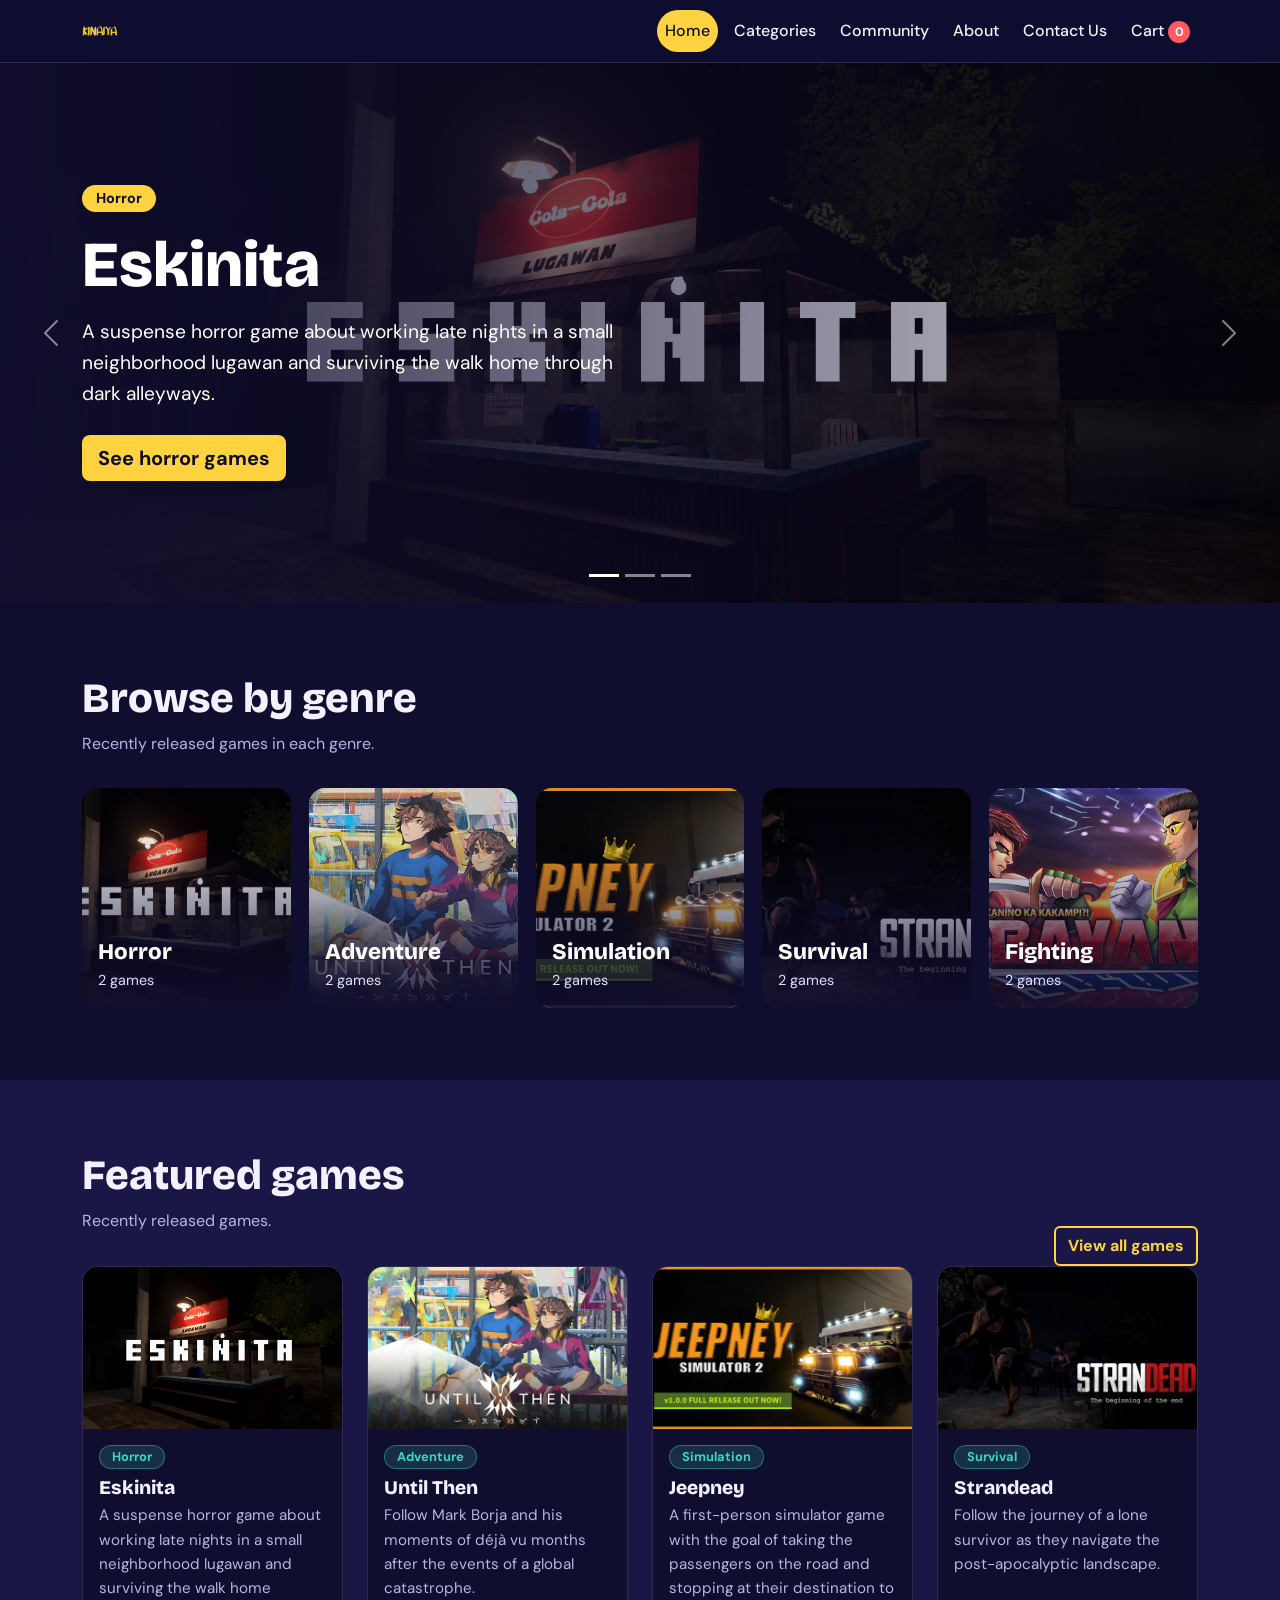
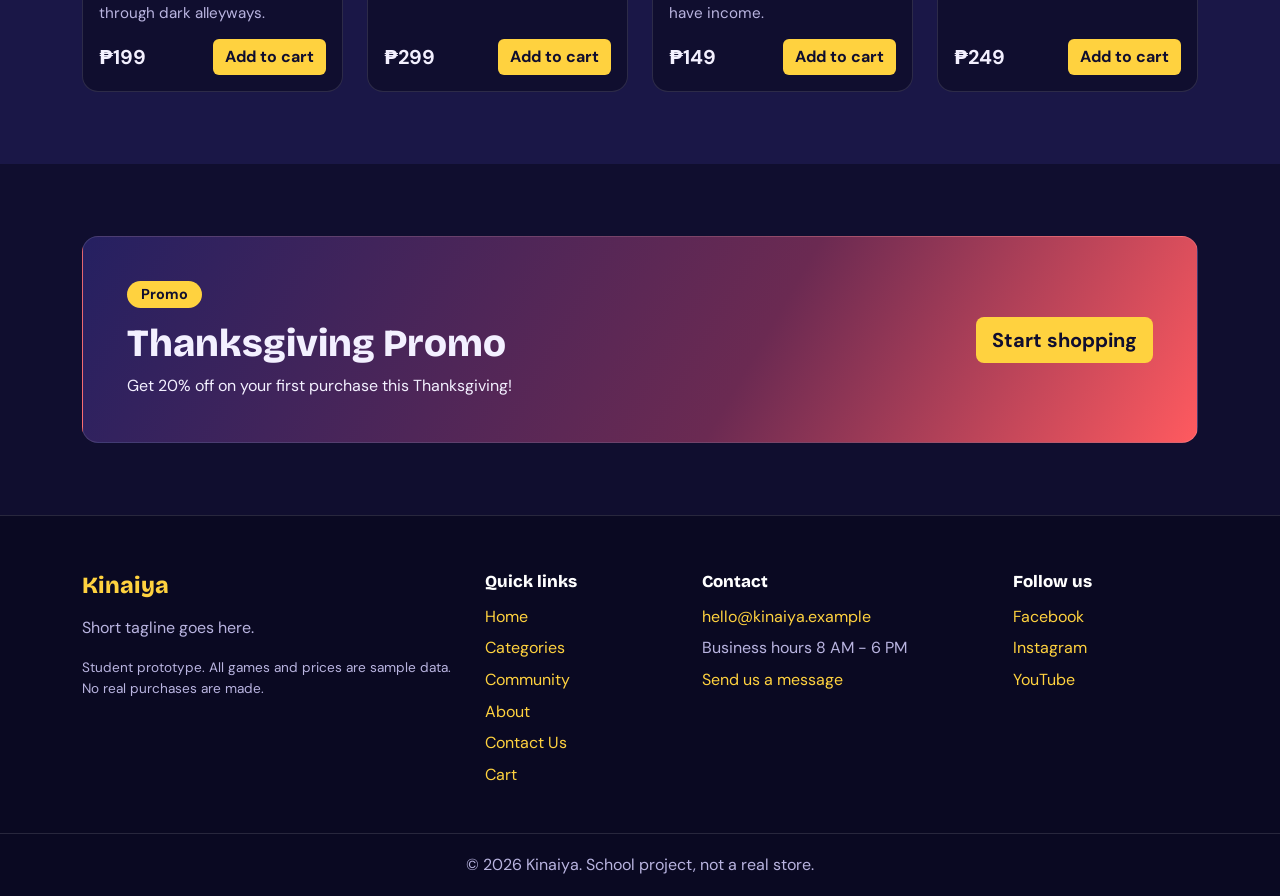
<file: index.html>
<!DOCTYPE html>
<html lang="en">
<head>
  <meta charset="UTF-8">
  <meta name="viewport" content="width=device-width, initial-scale=1.0">
  <meta name="description" content="Kinaiya is an online game store. Browse games by genre and add them to your cart.">
  <title>Kinaiya | Home</title>
  <link rel="preconnect" href="https://fonts.googleapis.com">
  <link rel="preconnect" href="https://fonts.gstatic.com" crossorigin>
  <link href="https://fonts.googleapis.com/css2?family=Bricolage+Grotesque:wght@600;800&family=DM+Sans:wght@400;500;700&display=swap" rel="stylesheet">
  <link href="https://cdn.jsdelivr.net/npm/bootstrap@5.3.3/dist/css/bootstrap.min.css" rel="stylesheet">
  <link rel="stylesheet" href="css/main-style.css">
</head>
<body>
  <a class="skip-link" href="#main">Skip to main content</a>

  <header class="site-header">
    <nav class="navbar navbar-expand-lg navbar-dark" aria-label="Main navigation">
      <div class="container">
        <a class="navbar-brand brand" href="index.html">
        <img src="images/logo.png" alt="Kinaiya home" height="40">
        </a>
        <button class="navbar-toggler" type="button" data-bs-toggle="collapse" data-bs-target="#mainNav" aria-controls="mainNav" aria-expanded="false" aria-label="Toggle navigation">
          <span class="navbar-toggler-icon"></span>
        </button>
        <div class="collapse navbar-collapse" id="mainNav">
          <ul class="navbar-nav ms-auto align-items-lg-center gap-lg-2">
            <li class="nav-item"><a class="nav-link active" href="index.html" aria-current="page">Home</a></li>
            <li class="nav-item"><a class="nav-link" href="categories.html">Categories</a></li>
            <li class="nav-item"><a class="nav-link" href="community.html">Community</a></li>
            <li class="nav-item"><a class="nav-link" href="about us.html">About</a></li>
            <li class="nav-item"><a class="nav-link" href="contact us.html">Contact Us</a></li>
            <li class="nav-item"><a class="nav-link cart-link" href="cart.html">Cart <span class="cart-count" id="cartCount" aria-label="items in cart">0</span></a></li>
          </ul>
        </div>
      </div>
    </nav>
  </header>

  <main id="main">
    <section class="hero" aria-label="Featured games">
      <div id="heroCarousel" class="carousel slide carousel-fade" data-bs-ride="carousel" data-bs-interval="6000">
        <div class="carousel-indicators">
          <button type="button" data-bs-target="#heroCarousel" data-bs-slide-to="0" class="active" aria-current="true" aria-label="Slide 1"></button>
          <button type="button" data-bs-target="#heroCarousel" data-bs-slide-to="1" aria-label="Slide 2"></button>
          <button type="button" data-bs-target="#heroCarousel" data-bs-slide-to="2" aria-label="Slide 3"></button>
        </div>
        <div class="carousel-inner">
          <div class="carousel-item active slide-horror">
            <div class="container slide-content">
              <p class="slide-tag">Horror</p>
              <h1>Eskinita</h1>
              <p class="slide-text">A suspense horror game about working late nights in a small neighborhood lugawan and surviving the walk home through dark alleyways.</p>
              <a href="categories.html?category=horror" class="btn btn-sun btn-lg">See horror games</a>
            </div>
          </div>
          <div class="carousel-item slide-adventure">
            <div class="container slide-content">
              <p class="slide-tag">Adventure</p>
              <h2>Until Then</h2>
              <p class="slide-text">Follow Mark Borja and his moments of déjà vu months after the events of a global catastrophe.</p>
              <a href="categories.html?category=adventure" class="btn btn-sun btn-lg">See adventure games</a>
            </div>
          </div>
          <div class="carousel-item slide-survival">
            <div class="container slide-content">
              <p class="slide-tag">Survival</p>
              <h2>Strandead</h2>
              <p class="slide-text">Follow the journey of a lone survivor as they navigate the post-apocalyptic landscape.</p>
              <a href="categories.html?category=survival" class="btn btn-sun btn-lg">See survival games</a>
            </div>
          </div>
        </div>
        <button class="carousel-control-prev" type="button" data-bs-target="#heroCarousel" data-bs-slide="prev">
          <span class="carousel-control-prev-icon" aria-hidden="true"></span><span class="visually-hidden">Previous slide</span>
        </button>
        <button class="carousel-control-next" type="button" data-bs-target="#heroCarousel" data-bs-slide="next">
          <span class="carousel-control-next-icon" aria-hidden="true"></span><span class="visually-hidden">Next slide</span>
        </button>
      </div>
    </section>

    <!-- Genres -->
    <section class="section" aria-labelledby="genresTitle">
      <div class="container">
        <h2 class="section-title" id="genresTitle">Browse by genre</h2>
        <p class="section-sub">Recently released games in each genre.</p>
        <div class="genre-grid">
          <a href="categories.html?category=horror" class="genre-tile">
            <img src="images/horror/eskinita.jpg" alt="" loading="lazy" width="640" height="400">
            <span class="genre-name">Horror</span><span class="genre-sub">2 games</span>
          </a>
          <a href="categories.html?category=adventure" class="genre-tile">
            <img src="images/adventure/until_then.jpg" alt="" loading="lazy" width="640" height="400">
            <span class="genre-name">Adventure</span><span class="genre-sub">2 games</span>
          </a>
          <a href="categories.html?category=simulation" class="genre-tile">
            <img src="images/simulation/jeepney.jpg" alt="" loading="lazy" width="640" height="400">
            <span class="genre-name">Simulation</span><span class="genre-sub">2 games</span>
          </a>
          <a href="categories.html?category=survival" class="genre-tile">
            <img src="images/survival/strandead.jpg" alt="" loading="lazy" width="640" height="400">
            <span class="genre-name">Survival</span><span class="genre-sub">2 games</span>
          </a>
          <a href="categories.html?category=fighting" class="genre-tile">
            <img src="images/fighting/bayani.jpg" alt="" loading="lazy" width="640" height="400">
            <span class="genre-name">Fighting</span><span class="genre-sub">2 games</span>
          </a>
        </div>
      </div>
    </section>

    <!-- Featured games -->
    <section class="section section-alt" aria-labelledby="featuredTitle">
      <div class="container">
        <div class="section-head">
          <div>
            <h2 class="section-title" id="featuredTitle">Featured games</h2>
            <p class="section-sub">Recently released games.</p>
          </div>
          <a href="categories.html" class="btn btn-outline-sun">View all games</a>
        </div>
        <div class="row g-4">
          <div class="col-12 col-sm-6 col-lg-3">
            <article class="game-item">
              <div class="game-item-img">
                <img src="images/horror/eskinita.jpg" alt="Eskinita cover art" width="640" height="400" loading="lazy">
              </div>
              <div class="game-item-body">
                <span class="genre-pill">Horror</span>
                <h3>Eskinita</h3>
                <p class="game-desc">A suspense horror game about working late nights in a small neighborhood lugawan and surviving the walk home through dark alleyways.</p>
                <div class="game-item-foot">
                  <p class="price">&#8369;199</p>
                  <button type="button" class="btn btn-sun js-add-to-cart" data-id="eskinita" data-name="Eskinita" data-price="199">Add to cart</button>
                </div>
              </div>
            </article>
          </div>
          <div class="col-12 col-sm-6 col-lg-3">
            <article class="game-item">
              <div class="game-item-img">
                <img src="images/adventure/until_then.jpg" alt="Until Then cover art" width="640" height="400" loading="lazy">
              </div>
              <div class="game-item-body">
                <span class="genre-pill">Adventure</span>
                <h3>Until Then</h3>
                <p class="game-desc">Follow Mark Borja and his moments of déjà vu months after the events of a global catastrophe.</p>
                <div class="game-item-foot">
                  <p class="price">&#8369;299</p>
                  <button type="button" class="btn btn-sun js-add-to-cart" data-id="until-then" data-name="Until Then" data-price="299">Add to cart</button>
                </div>
              </div>
            </article>
          </div>
          <div class="col-12 col-sm-6 col-lg-3">
            <article class="game-item">
              <div class="game-item-img">
                <img src="images/simulation/jeepney.jpg" alt="Jeepney cover art" width="640" height="400" loading="lazy">
              </div>
              <div class="game-item-body">
                <span class="genre-pill">Simulation</span>
                <h3>Jeepney</h3>
                <p class="game-desc">A first-person simulator game with the goal of taking the passengers on the road and stopping at their destination to have income.</p>
                <div class="game-item-foot">
                  <p class="price">&#8369;149</p>
                  <button type="button" class="btn btn-sun js-add-to-cart" data-id="jeepney" data-name="Jeepney" data-price="149">Add to cart</button>
                </div>
              </div>
            </article>
          </div>
          <div class="col-12 col-sm-6 col-lg-3">
            <article class="game-item">
              <div class="game-item-img">
                <img src="images/survival/strandead.jpg" alt="Strandead cover art" width="640" height="400" loading="lazy">
              </div>
              <div class="game-item-body">
                <span class="genre-pill">Survival</span>
                <h3>Strandead</h3>
                <p class="game-desc">Follow the journey of a lone survivor as they navigate the post-apocalyptic landscape.</p>
                <div class="game-item-foot">
                  <p class="price">&#8369;249</p>
                  <button type="button" class="btn btn-sun js-add-to-cart" data-id="strandead" data-name="Strandead" data-price="249">Add to cart</button>
                </div>
              </div>
            </article>
          </div>
        </div>
      </div>
    </section>

    <!-- Promos -->
    <section class="section" aria-label="Current promotion">
      <div class="container">
        <div class="deal-banner">
          <div>
            <p class="slide-tag">Promo</p>
            <h2>Thanksgiving Promo</h2>
            <p>Get 20% off on your first purchase this Thanksgiving!</p>
          </div>
          <a href="categories.html" class="btn btn-sun btn-lg">Start shopping</a>
        </div>
      </div>
    </section>

  </main>

  <footer class="site-footer">
    <div class="container footer-grid">
      <div>
        <p class="brand">Kinaiya</p>
        <p>Short tagline goes here. <!-- replace with group's tagline --></p>
        <p class="proto-note">Student prototype. All games and prices are sample data. No real purchases are made.</p>
      </div>
      <div>
        <h3>Quick links</h3>
        <ul>
          <li><a href="index.html">Home</a></li>
          <li><a href="categories.html">Categories</a></li>
          <li><a href="community.html">Community</a></li>
          <li><a href="about us.html">About</a></li>
          <li><a href="contact us.html">Contact Us</a></li>
          <li><a href="cart.html">Cart</a></li>
        </ul>
      </div>
      <div>
        <h3>Contact</h3>
        <ul>
          <li><a href="mailto:hello@kinaiya.example">hello@kinaiya.example</a></li>
          <li>Business hours 8 AM - 6 PM</li>
          <li><a href="contact us.html">Send us a message</a></li>
        </ul>
      </div>
      <div>
        <h3>Follow us</h3>
        <ul>
          <li><a href="https://www.facebook.com/" target="_blank" rel="noopener">Facebook</a></li>
          <li><a href="https://www.instagram.com/" target="_blank" rel="noopener">Instagram</a></li>
          <li><a href="https://www.youtube.com/" target="_blank" rel="noopener">YouTube</a></li>
        </ul>
      </div>
    </div>
    <p class="copyright">&copy; 2026 Kinaiya. School project, not a real store.</p>
  </footer>

  <div class="toast-msg" id="toast" role="status" aria-live="polite"></div>

  <script src="https://cdn.jsdelivr.net/npm/bootstrap@5.3.3/dist/js/bootstrap.bundle.min.js"></script>
  <script>
    // ---- Cart helpers (used by every "Add to cart" button) ----
    // The cart is saved in localStorage under "kinaiya-cart" as a list of
    // { id, name, price, qty }. The Cart page can read the same key.
    var CART_KEY = 'kinaiya-cart';
    var toastTimer;

    function readCart() {
      try {
        return JSON.parse(localStorage.getItem(CART_KEY)) || [];
      } catch (error) {
        return [];
      }
    }

    function saveCart(cart) {
      try {
        localStorage.setItem(CART_KEY, JSON.stringify(cart));
      } catch (error) {
        // Storage can be blocked; the page still works without saving.
      }
    }

    function updateCartCount() {
      var total = readCart().reduce(function (sum, item) { return sum + item.qty; }, 0);
      document.getElementById('cartCount').textContent = total;
    }

    function showToast(message) {
      var toast = document.getElementById('toast');
      toast.textContent = message;
      toast.classList.add('show');
      clearTimeout(toastTimer);
      toastTimer = setTimeout(function () { toast.classList.remove('show'); }, 2500);
    }

    function addToCart(button) {
      var cart = readCart();
      var existing = cart.find(function (item) { return item.id === button.dataset.id; });

      if (existing) {
        existing.qty += 1;
      } else {
        cart.push({ id: button.dataset.id, name: button.dataset.name, price: Number(button.dataset.price), image: button.closest('.game-item').querySelector('img').getAttribute('src'), qty: 1 });
      }

      saveCart(cart);
      updateCartCount();
      showToast(button.dataset.name + ' added to cart.');
    }

    document.querySelectorAll('.js-add-to-cart').forEach(function (button) {
      button.addEventListener('click', function () { addToCart(button); });
    });
    updateCartCount();
  </script>
</body>
</html>
</file>
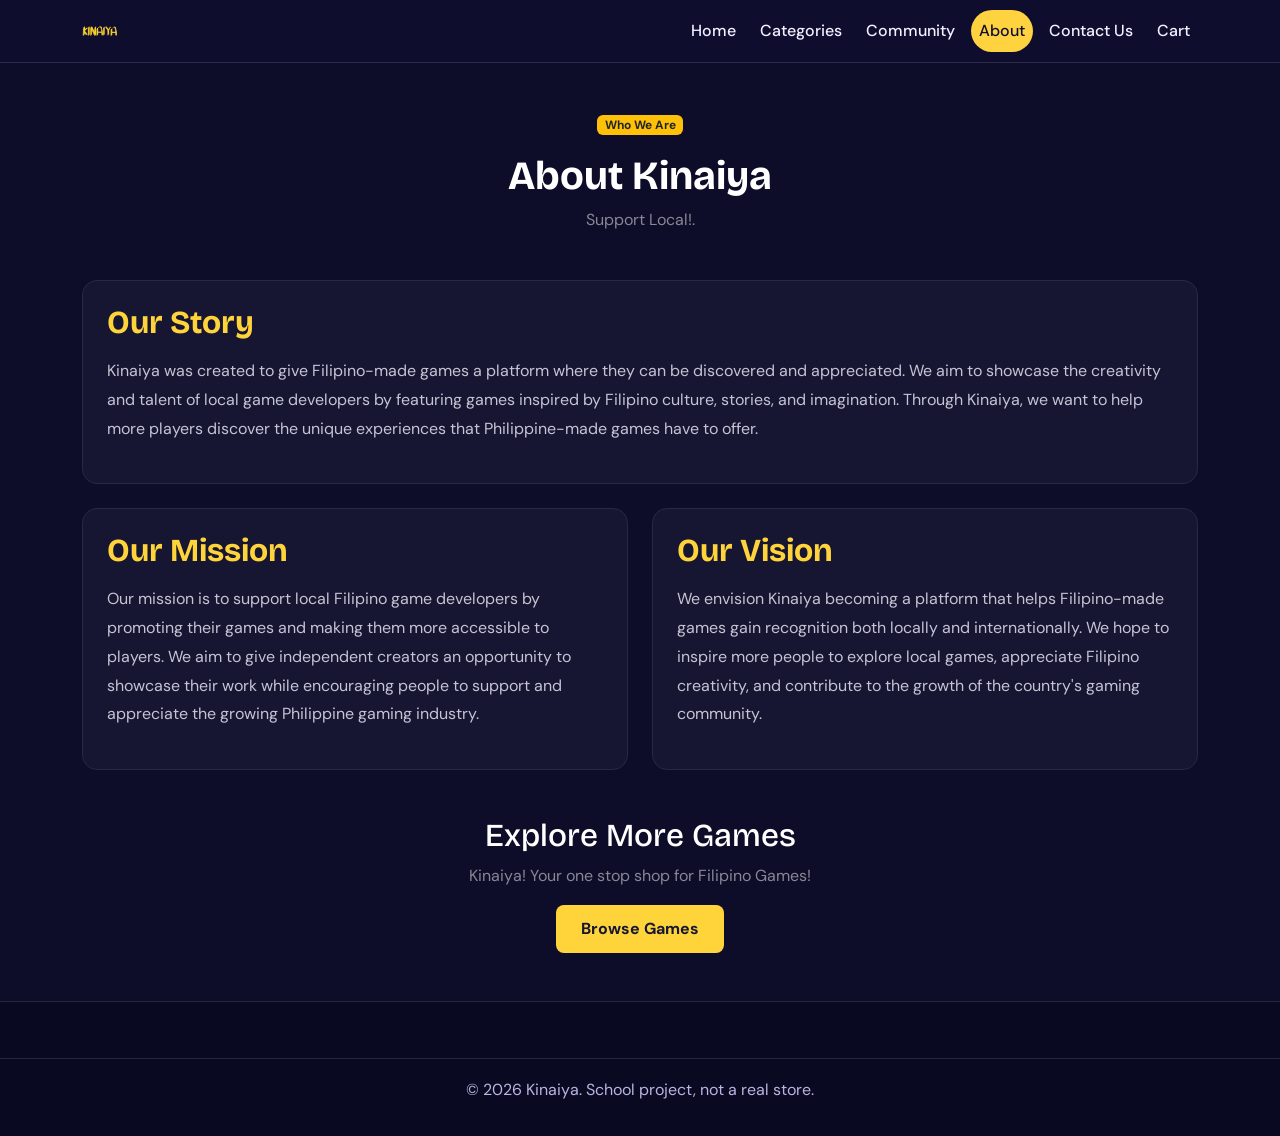
<file: about us.html>
<!DOCTYPE html>
<html lang="en">
<head>
  <meta charset="UTF-8">
  <meta name="viewport" content="width=device-width, initial-scale=1.0">
  <title>Kinaiya | About</title>
  <link rel="preconnect" href="https://fonts.googleapis.com">
  <link rel="preconnect" href="https://fonts.gstatic.com" crossorigin>
  <link href="https://fonts.googleapis.com/css2?family=Bricolage+Grotesque:wght@600;800&family=DM+Sans:wght@400;500;700&display=swap" rel="stylesheet">
  <link href="https://cdn.jsdelivr.net/npm/bootstrap@5.3.3/dist/css/bootstrap.min.css" rel="stylesheet">
  <link rel="stylesheet" href="css/main-style.css">
  <link rel="stylesheet" href="css/about-style.css">
</head>
<body>

<header class="site-header">
  <nav class="navbar navbar-expand-lg navbar-dark">
    <div class="container">
      <a class="navbar-brand brand" href="index.html"><img src="images/logo.png" height="40" alt="Kinaiya"></a>
      <button class="navbar-toggler" data-bs-toggle="collapse" data-bs-target="#nav">
        <span class="navbar-toggler-icon"></span>
      </button>
      <div class="collapse navbar-collapse" id="nav">
        <ul class="navbar-nav ms-auto align-items-lg-center gap-lg-2">
          <li class="nav-item"><a class="nav-link" href="index.html">Home</a></li>
          <li class="nav-item"><a class="nav-link" href="categories.html">Categories</a></li>
          <li class="nav-item"><a class="nav-link" href="community.html">Community</a></li>
          <li class="nav-item"><a class="nav-link active" href="about us.html">About</a></li>
          <li class="nav-item"><a class="nav-link" href="contact us.html">Contact Us</a></li>
          <li class="nav-item"><a class="nav-link" href="cart.html">Cart</a></li>
        </ul>
      </div>
    </div>
  </nav>
</header>

<main class="container py-5">
  <section class="text-center mb-5">
    <span class="badge bg-warning text-dark">Who We Are</span>
    <h1 class="fw-bold mt-3">About Kinaiya</h1>
    <p class="text-white-50">Support Local!.</p>
  </section>

  <section class="about-card p-4 mb-4">
    <h2>Our Story</h2>
    <p>Kinaiya was created to give Filipino-made games a platform where they can be discovered and appreciated. We aim to showcase the creativity and talent of local game developers by featuring games inspired by Filipino culture, stories, and imagination. Through Kinaiya, we want to help more players discover the unique experiences that Philippine-made games have to offer.</p>
  </section>

  <div class="row g-4">
    <div class="col-md-6">
      <section class="about-card p-4 h-100">
        <h2>Our Mission</h2>
        <p>Our mission is to support local Filipino game developers by promoting their games and making them more accessible to players. We aim to give independent creators an opportunity to showcase their work while encouraging people to support and appreciate the growing Philippine gaming industry.</p>
      </section>
    </div>
    <div class="col-md-6">
      <section class="about-card p-4 h-100">
        <h2>Our Vision</h2>
        <p>We envision Kinaiya becoming a platform that helps Filipino-made games gain recognition both locally and internationally. We hope to inspire more people to explore local games, appreciate Filipino creativity, and contribute to the growth of the country's gaming community.</p>
      </section>
    </div>
  </div>

  <section class="text-center mt-5">
    <h2>Explore More Games</h2>
    <p class="text-white-50">Kinaiya! Your one stop shop for Filipino Games!</p>
    <a href="categories.html" class="btn btn-sun">Browse Games</a>
  </section>
</main>

<footer class="site-footer text-center py-3">
  <p class="copyright">&copy; 2026 Kinaiya. School project, not a real store.</p>
</footer>

<script src="https://cdn.jsdelivr.net/npm/bootstrap@5.3.3/dist/js/bootstrap.bundle.min.js"></script>
</body>
</html>
</file>
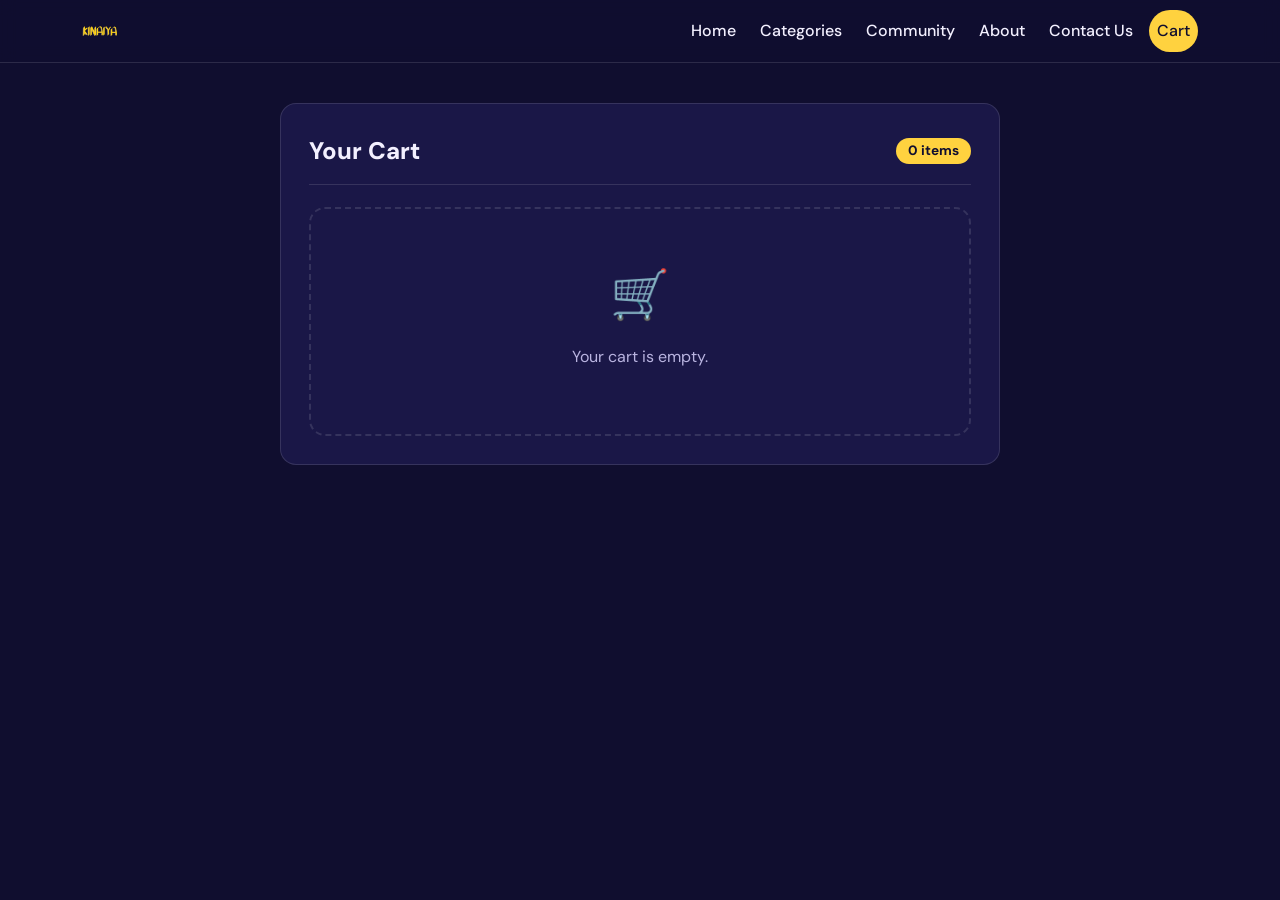
<file: cart.html>
<!DOCTYPE html>
<html lang="en">

<head>
    <meta charset="UTF-8">
    <meta name="viewport" content="width=device-width, initial-scale=1.0">
    <title>Cart | Kinaiya</title>
    <link rel="preconnect" href="https://fonts.googleapis.com">
    <link rel="preconnect" href="https://fonts.gstatic.com" crossorigin>
    <link
        href="https://fonts.googleapis.com/css2?family=Bricolage+Grotesque:wght@600;800&family=DM+Sans:wght@400;500;700&display=swap"
        rel="stylesheet">
    <link href="https://cdn.jsdelivr.net/npm/bootstrap@5.3.3/dist/css/bootstrap.min.css" rel="stylesheet">
    <link rel="stylesheet" href="css/main-style.css">
    <link rel="stylesheet" href="css/cart.css">

</head>

<body>

    <header class="site-header">
        <nav class="navbar navbar-expand-lg navbar-dark">
            <div class="container">

                <a class="navbar-brand brand" href="index.html">
                    <img src="images/logo.png" alt="Kinaiya" height="40">
                </a>

                <button class="navbar-toggler" type="button" data-bs-toggle="collapse" data-bs-target="#nav">
                    <span class="navbar-toggler-icon"></span>
                </button>

                <div class="collapse navbar-collapse" id="nav">

                    <ul class="navbar-nav ms-auto align-items-lg-center gap-lg-2">

                        <li class="nav-item">
                            <a class="nav-link" href="index.html">Home</a>
                        </li>

                        <li class="nav-item">
                            <a class="nav-link" href="categories.html">Categories</a>
                        </li>

                        <li class="nav-item">
                            <a class="nav-link" href="community.html">Community</a>
                        </li>

                        <li class="nav-item">
                            <a class="nav-link" href="about us.html">About</a>
                        </li>

                        <li class="nav-item">
                            <a class="nav-link" href="contact us.html">Contact Us</a>
                        </li>

                        <li class="nav-item">
                            <a class="nav-link active" href="cart.html">Cart</a>
                        </li>

                    </ul>

                </div>

            </div>
        </nav>
    </header>

    <main class="cart-wrapper">

        <header class="cart-header">

            <div class="cart-title">
                Your Cart
            </div>

            <span class="badge" id="itemCount">
                0 items
            </span>

        </header>

        <section class="cart-items" id="cartItems"></section>

        <section class="summary" id="cartSummary">

            <div class="summary-row">
                <span>Subtotal</span>
                <span id="subtotal">₱0.00</span>
            </div>

            <div class="summary-row">
                <span>Shipping</span>
                <span id="shipping">₱50.00</span>
            </div>

            <div class="summary-total">
                <span>Total</span>
                <span id="total">₱0.00</span>
            </div>

            <button class="checkout-btn" id="checkoutBtn">
                Checkout
            </button>

        </section>

    </main>

    <script src="https://cdn.jsdelivr.net/npm/bootstrap@5.3.3/dist/js/bootstrap.bundle.min.js"></script>

    <script>

        const CART_KEY = "kinaiya-cart";

        let cart = JSON.parse(localStorage.getItem(CART_KEY)) || [];

        const itemsEl = document.getElementById("cartItems");
        const countEl = document.getElementById("itemCount");
        const subtotalEl = document.getElementById("subtotal");
        const shippingEl = document.getElementById("shipping");
        const totalEl = document.getElementById("total");
        const summaryEl = document.getElementById("cartSummary");

        function saveCart() {
            localStorage.setItem(
                CART_KEY,
                JSON.stringify(cart)
            );
        }

        const GAME_IMAGES = {
            "eskinita": "images/horror/eskinita.jpg",
            "hapunan": "images/horror/hapunan.jpg",
            "hablon": "images/adventure/hablon.jpg",
            "until-then": "images/adventure/until_then.jpg",
            "jeepney": "images/simulation/jeepney.jpg",
            "lutong-bahay": "images/simulation/lutongbahay.png",
            "maiba-taya": "images/survival/maiba_taya.jpg",
            "strandead": "images/survival/strandead.jpg",
            "bayani": "images/fighting/bayani.jpg",
            "sepak": "images/fighting/sepak.jpg"
        };

        function imageFor(item) {
            return GAME_IMAGES[item.id] || "images/logo.png";
        }

        function formatMoney(value) {
            return "₱" + value.toFixed(2);
        }

        function renderCart() {

            const totalQty = cart.reduce(
                (sum, item) => sum + item.qty,
                0
            );

            countEl.textContent =
                totalQty +
                (totalQty === 1 ? " item" : " items");

            if (cart.length === 0) {

                itemsEl.innerHTML = `
            <div class="empty-state">
                <div class="empty-emoji">🛒</div>
                <p>Your cart is empty.</p>
            </div>
        `;

                summaryEl.style.display = "none";
                return;
            }

            summaryEl.style.display = "block";

            itemsEl.innerHTML = cart.map(item => `
    <article class="item-card">

    <div class="thumb">
        <img src="${imageFor(item)}" alt="${item.name}">
    </div>

    <div class="item-info">
        <div class="item-name">${item.name}</div>
        <div class="item-meta">Game</div>
        <div class="item-price">${formatMoney(item.price)}</div>
    </div>
    <div class="controls">
    <button class="remove-btn"
            onclick="removeItem('${item.id}')">
        Remove
    </button>
    </div>

</article>

`).join("");

            const subtotal = cart.reduce(
                (sum, item) =>
                    sum + item.price * item.qty,
                0
            );

            const shipping =
                subtotal >= 1000 ? 0 : 50;

            subtotalEl.textContent =
                formatMoney(subtotal);

            shippingEl.textContent =
                shipping === 0
                    ? "FREE"
                    : formatMoney(shipping);

            totalEl.textContent =
                formatMoney(subtotal + shipping);
        }

        function changeQty(id, delta) {

            const item = cart.find(
                item => item.id === id
            );

            if (!item) return;

            item.qty += delta;

            if (item.qty <= 0) {
                removeItem(id);
                return;
            }

            saveCart();
            renderCart();
        }

        function removeItem(id) {

            cart = cart.filter(
                item => item.id !== id
            );

            saveCart();
            renderCart();
        }

        document
            .getElementById("checkoutBtn")
            .addEventListener("click", function () {

                if (cart.length === 0) {
                    alert("Your cart is empty.");
                    return;
                }

                alert("Thank you for your order!");

                cart = [];

                saveCart();
                renderCart();
            });

        renderCart();

    </script>

</body>

</html>
</file>
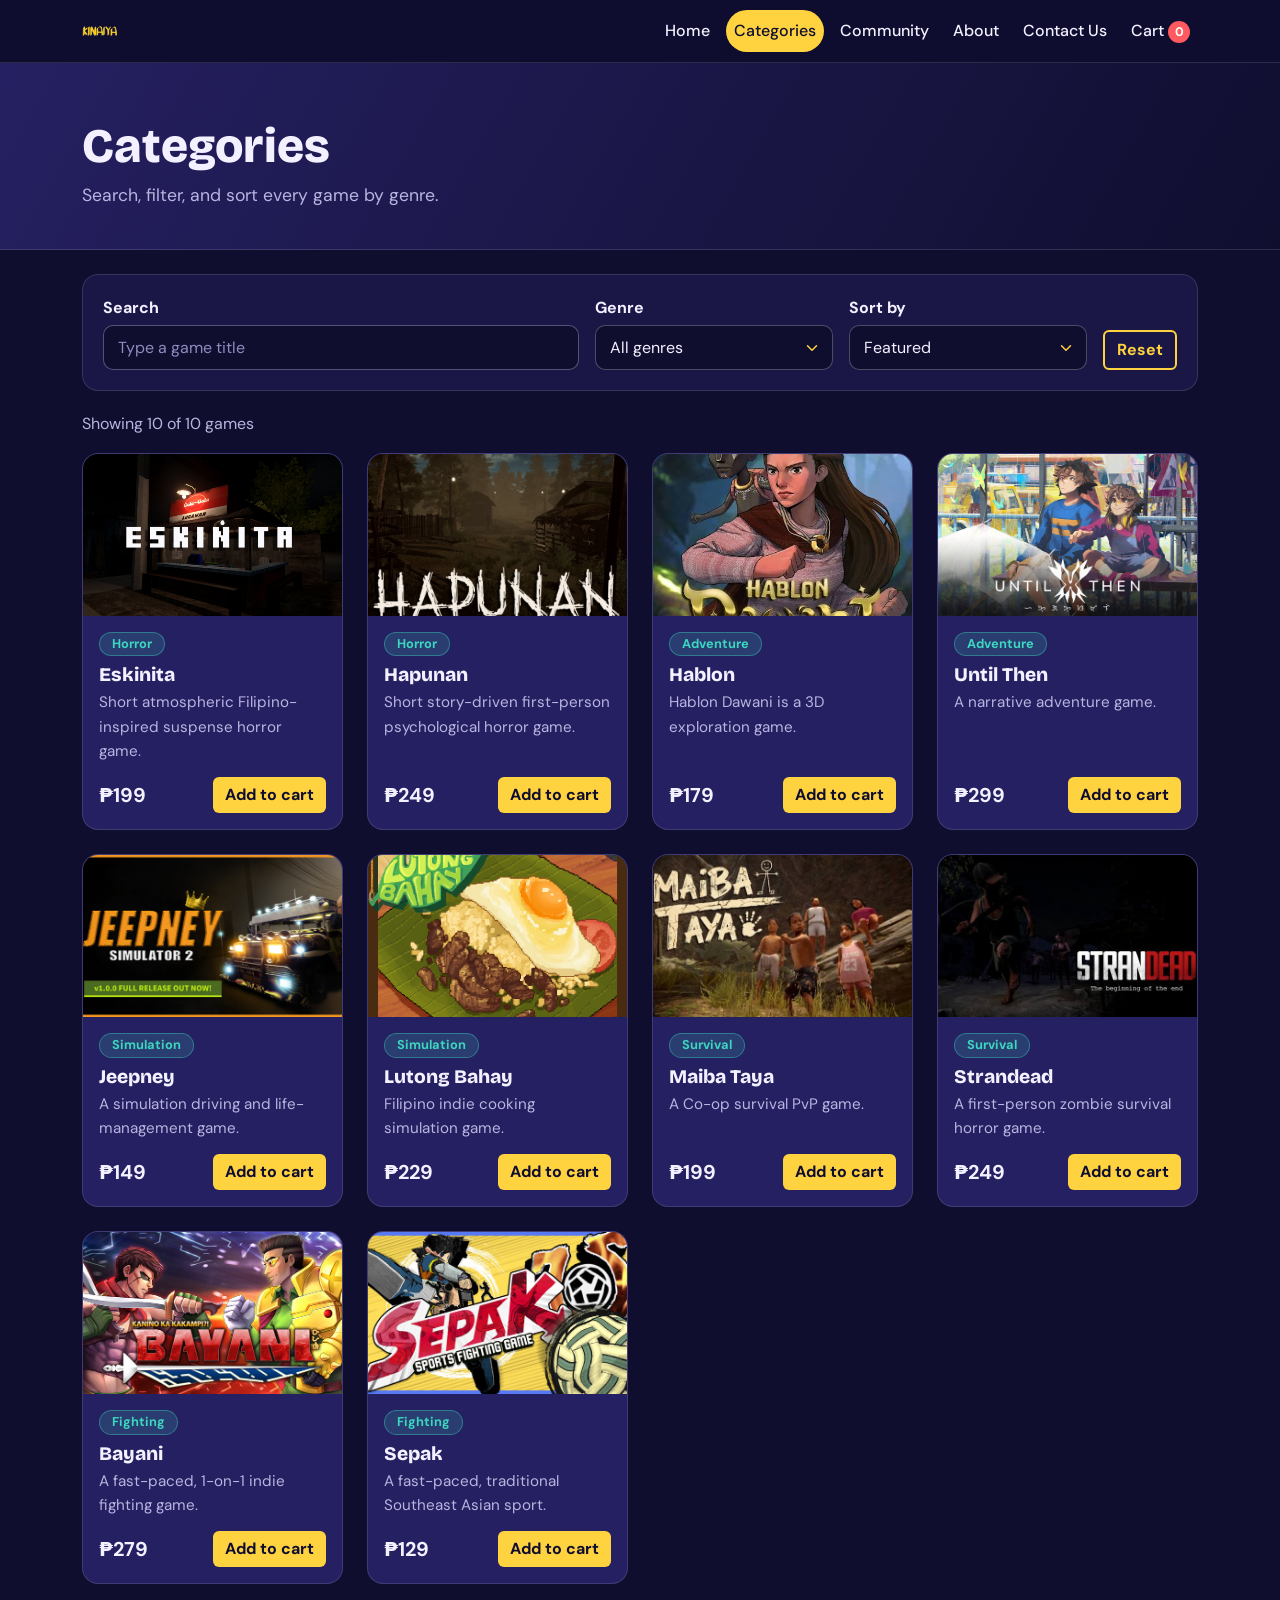
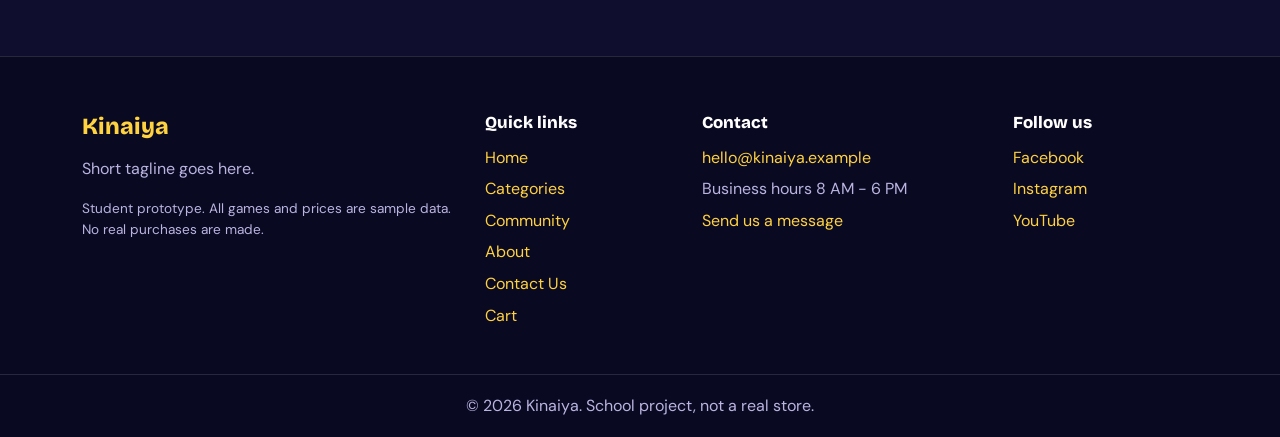
<file: categories.html>
<!DOCTYPE html>
<html lang="en">
<head>
  <meta charset="UTF-8">
  <meta name="viewport" content="width=device-width, initial-scale=1.0">
  <meta name="description" content="Browse all Kinaiya games by genre, search by title, and sort by price.">
  <title>Categories | Kinaiya</title>
  <link rel="preconnect" href="https://fonts.googleapis.com">
  <link rel="preconnect" href="https://fonts.gstatic.com" crossorigin>
  <link href="https://fonts.googleapis.com/css2?family=Bricolage+Grotesque:wght@600;800&family=DM+Sans:wght@400;500;700&display=swap" rel="stylesheet">
  <link href="https://cdn.jsdelivr.net/npm/bootstrap@5.3.3/dist/css/bootstrap.min.css" rel="stylesheet">
  <link rel="stylesheet" href="css/main-style.css">
</head>
<body>
  <a class="skip-link" href="#main">Skip to main content</a>

  <header class="site-header">
    <nav class="navbar navbar-expand-lg navbar-dark" aria-label="Main navigation">
      <div class="container">
        <a class="navbar-brand brand" href="index.html">
        <img src="images/logo.png" alt="Kinaiya home" height="40">
        </a>
        <button class="navbar-toggler" type="button" data-bs-toggle="collapse" data-bs-target="#mainNav" aria-controls="mainNav" aria-expanded="false" aria-label="Toggle navigation">
          <span class="navbar-toggler-icon"></span>
        </button>
        <div class="collapse navbar-collapse" id="mainNav">
          <ul class="navbar-nav ms-auto align-items-lg-center gap-lg-2">
            <li class="nav-item"><a class="nav-link" href="index.html">Home</a></li>
            <li class="nav-item"><a class="nav-link active" href="categories.html" aria-current="page">Categories</a></li>
            <li class="nav-item"><a class="nav-link" href="community.html">Community</a></li>
            <li class="nav-item"><a class="nav-link" href="about us.html">About</a></li>
            <li class="nav-item"><a class="nav-link" href="contact us.html">Contact Us</a></li>
            <li class="nav-item"><a class="nav-link cart-link" href="cart.html">Cart <span class="cart-count" id="cartCount" aria-label="items in cart">0</span></a></li>
          </ul>
        </div>
      </div>
    </nav>
  </header>

  <main id="main">
    <section class="page-hero" aria-labelledby="catalogTitle">
      <div class="container">
        <h1 id="catalogTitle">Categories</h1>
        <p>Search, filter, and sort every game by genre.</p>
      </div>
    </section>

    <section class="section pt-4">
      <div class="container">

        <form id="filterForm" class="filter-bar" role="search" aria-label="Filter games">
          <div class="filter-search">
            <label for="searchInput" class="form-label">Search</label>
            <input type="search" id="searchInput" class="form-control" placeholder="Type a game title" autocomplete="off">
          </div>
          <div>
            <label for="genreSelect" class="form-label">Genre</label>
            <select id="genreSelect" class="form-select">
              <option value="all">All genres</option>
              <option value="horror">Horror</option>
              <option value="adventure">Adventure</option>
              <option value="simulation">Simulation</option>
              <option value="survival">Survival</option>
              <option value="fighting">Fighting</option>
            </select>
          </div>
          <div>
            <label for="sortSelect" class="form-label">Sort by</label>
            <select id="sortSelect" class="form-select">
              <option value="featured">Featured</option>
              <option value="price-low">Price: low to high</option>
              <option value="price-high">Price: high to low</option>
              <option value="title">Title: A to Z</option>
            </select>
          </div>
          <button type="button" class="btn btn-outline-sun" id="resetFilters">Reset</button>
        </form>

        <p class="result-count" id="resultCount" role="status" aria-live="polite"></p>

        <div class="row g-4" id="gameGrid">
          <div class="col-12 col-sm-6 col-lg-3 game-col" data-genre="horror" data-title="Eskinita" data-price="199" data-order="0">
            <article class="game-item">
              <div class="game-item-img">
                <img src="images/horror/eskinita.jpg" alt="Eskinita cover art" width="640" height="400" loading="lazy">
              </div>
              <div class="game-item-body">
                <span class="genre-pill">Horror</span>
                <h3>Eskinita</h3>
                <p class="game-desc">Short atmospheric Filipino-inspired suspense horror game.</p>
                <div class="game-item-foot">
                  <p class="price">&#8369;199</p>
                  <button type="button" class="btn btn-sun js-add-to-cart" data-id="eskinita" data-name="Eskinita" data-price="199">Add to cart</button>
                </div>
              </div>
            </article>
          </div>
          <div class="col-12 col-sm-6 col-lg-3 game-col" data-genre="horror" data-title="Hapunan" data-price="249" data-order="1">
            <article class="game-item">
              <div class="game-item-img">
                <img src="images/horror/hapunan.jpg" alt="Hapunan cover art" width="640" height="400" loading="lazy">
              </div>
              <div class="game-item-body">
                <span class="genre-pill">Horror</span>
                <h3>Hapunan</h3>
                <p class="game-desc">Short story-driven first-person psychological horror game.</p>
                <div class="game-item-foot">
                  <p class="price">&#8369;249</p>
                  <button type="button" class="btn btn-sun js-add-to-cart" data-id="hapunan" data-name="Hapunan" data-price="249">Add to cart</button>
                </div>
              </div>
            </article>
          </div>
          <div class="col-12 col-sm-6 col-lg-3 game-col" data-genre="adventure" data-title="Hablon" data-price="179" data-order="2">
            <article class="game-item">
              <div class="game-item-img">
                <img src="images/adventure/hablon.jpg" alt="Hablon cover art" width="640" height="400" loading="lazy">
              </div>
              <div class="game-item-body">
                <span class="genre-pill">Adventure</span>
                <h3>Hablon</h3>
                <p class="game-desc">Hablon Dawani is a 3D exploration game.</p>
                <div class="game-item-foot">
                  <p class="price">&#8369;179</p>
                  <button type="button" class="btn btn-sun js-add-to-cart" data-id="hablon" data-name="Hablon" data-price="179">Add to cart</button>
                </div>
              </div>
            </article>
          </div>
          <div class="col-12 col-sm-6 col-lg-3 game-col" data-genre="adventure" data-title="Until Then" data-price="299" data-order="3">
            <article class="game-item">
              <div class="game-item-img">
                <img src="images/adventure/until_then.jpg" alt="Until Then cover art" width="640" height="400" loading="lazy">
              </div>
              <div class="game-item-body">
                <span class="genre-pill">Adventure</span>
                <h3>Until Then</h3>
                <p class="game-desc">A narrative adventure game.</p>
                <div class="game-item-foot">
                  <p class="price">&#8369;299</p>
                  <button type="button" class="btn btn-sun js-add-to-cart" data-id="until-then" data-name="Until Then" data-price="299">Add to cart</button>
                </div>
              </div>
            </article>
          </div>
          <div class="col-12 col-sm-6 col-lg-3 game-col" data-genre="simulation" data-title="Jeepney" data-price="149" data-order="4">
            <article class="game-item">
              <div class="game-item-img">
                <img src="images/simulation/jeepney.jpg" alt="Jeepney cover art" width="640" height="400" loading="lazy">
              </div>
              <div class="game-item-body">
                <span class="genre-pill">Simulation</span>
                <h3>Jeepney</h3>
                <p class="game-desc">A simulation driving and life-management game.</p>
                <div class="game-item-foot">
                  <p class="price">&#8369;149</p>
                  <button type="button" class="btn btn-sun js-add-to-cart" data-id="jeepney" data-name="Jeepney" data-price="149">Add to cart</button>
                </div>
              </div>
            </article>
          </div>
          <div class="col-12 col-sm-6 col-lg-3 game-col" data-genre="simulation" data-title="Lutong Bahay" data-price="229" data-order="5">
            <article class="game-item">
              <div class="game-item-img">
                <img src="images/simulation/lutongbahay.png" alt="Lutong Bahay cover art" width="640" height="400" loading="lazy">
              </div>
              <div class="game-item-body">
                <span class="genre-pill">Simulation</span>
                <h3>Lutong Bahay</h3>
                <p class="game-desc">Filipino indie cooking simulation game.</p>
                <div class="game-item-foot">
                  <p class="price">&#8369;229</p>
                  <button type="button" class="btn btn-sun js-add-to-cart" data-id="lutong-bahay" data-name="Lutong Bahay" data-price="229">Add to cart</button>
                </div>
              </div>
            </article>
          </div>
          <div class="col-12 col-sm-6 col-lg-3 game-col" data-genre="survival" data-title="Maiba Taya" data-price="199" data-order="6">
            <article class="game-item">
              <div class="game-item-img">
                <img src="images/survival/maiba_taya.jpg" alt="Maiba Taya cover art" width="640" height="400" loading="lazy">
              </div>
              <div class="game-item-body">
                <span class="genre-pill">Survival</span>
                <h3>Maiba Taya</h3>
                <p class="game-desc">A Co-op survival PvP game.</p>
                <div class="game-item-foot">
                  <p class="price">&#8369;199</p>
                  <button type="button" class="btn btn-sun js-add-to-cart" data-id="maiba-taya" data-name="Maiba Taya" data-price="199">Add to cart</button>
                </div>
              </div>
            </article>
          </div>
          <div class="col-12 col-sm-6 col-lg-3 game-col" data-genre="survival" data-title="Strandead" data-price="249" data-order="7">
            <article class="game-item">
              <div class="game-item-img">
                <img src="images/survival/strandead.jpg" alt="Strandead cover art" width="640" height="400" loading="lazy">
              </div>
              <div class="game-item-body">
                <span class="genre-pill">Survival</span>
                <h3>Strandead</h3>
                <p class="game-desc">A first-person zombie survival horror game.</p>
                <div class="game-item-foot">
                  <p class="price">&#8369;249</p>
                  <button type="button" class="btn btn-sun js-add-to-cart" data-id="strandead" data-name="Strandead" data-price="249">Add to cart</button>
                </div>
              </div>
            </article>
          </div>
          <div class="col-12 col-sm-6 col-lg-3 game-col" data-genre="fighting" data-title="Bayani" data-price="279" data-order="8">
            <article class="game-item">
              <div class="game-item-img">
                <img src="images/fighting/bayani.jpg" alt="Bayani cover art" width="640" height="400" loading="lazy">
              </div>
              <div class="game-item-body">
                <span class="genre-pill">Fighting</span>
                <h3>Bayani</h3>
                <p class="game-desc">A fast-paced, 1-on-1 indie fighting game.</p>
                <div class="game-item-foot">
                  <p class="price">&#8369;279</p>
                  <button type="button" class="btn btn-sun js-add-to-cart" data-id="bayani" data-name="Bayani" data-price="279">Add to cart</button>
                </div>
              </div>
            </article>
          </div>
          <div class="col-12 col-sm-6 col-lg-3 game-col" data-genre="fighting" data-title="Sepak" data-price="129" data-order="9">
            <article class="game-item">
              <div class="game-item-img">
                <img src="images/fighting/sepak.jpg" alt="Sepak cover art" width="640" height="400" loading="lazy">
              </div>
              <div class="game-item-body">
                <span class="genre-pill">Fighting</span>
                <h3>Sepak</h3>
                <p class="game-desc">A fast-paced, traditional Southeast Asian sport.</p>
                <div class="game-item-foot">
                  <p class="price">&#8369;129</p>
                  <button type="button" class="btn btn-sun js-add-to-cart" data-id="sepak" data-name="Sepak" data-price="129">Add to cart</button>
                </div>
              </div>
            </article>
          </div>
        </div>

        <div class="empty-state" id="emptyState" hidden>
          <h2 class="h4">No games found</h2>
          <p class="mb-3">Try a different search word or choose another genre.</p>
          <button type="button" class="btn btn-sun" id="emptyReset">Show all games</button>
        </div>

      </div>
    </section>
  </main>

  <footer class="site-footer">
    <div class="container footer-grid">
      <div>
        <p class="brand">Kinaiya</p>
        <p>Short tagline goes here. <!-- TODO: replace with group's tagline --></p>
        <p class="proto-note">Student prototype. All games and prices are sample data. No real purchases are made.</p>
      </div>
      <div>
        <h3>Quick links</h3>
        <ul>
          <li><a href="index.html">Home</a></li>
          <li><a href="categories.html">Categories</a></li>
          <li><a href="community.html">Community</a></li>
          <li><a href="about us.html">About</a></li>
          <li><a href="contact us.html">Contact Us</a></li>
          <li><a href="cart.html">Cart</a></li>
        </ul>
      </div>
      <div>
        <h3>Contact</h3>
        <ul>
          <!-- TODO: replace with the group's real contact details -->
          <li><a href="mailto:hello@kinaiya.example">hello@kinaiya.example</a></li>
          <li>Business hours 8 AM - 6 PM</li>
          <li><a href="contact us.html">Send us a message</a></li>
        </ul>
      </div>
      <div>
        <h3>Follow us</h3>
        <ul>
          <!-- TODO: replace these with Kinaiya's real social media pages -->
          <li><a href="https://www.facebook.com/" target="_blank" rel="noopener">Facebook</a></li>
          <li><a href="https://www.instagram.com/" target="_blank" rel="noopener">Instagram</a></li>
          <li><a href="https://www.youtube.com/" target="_blank" rel="noopener">YouTube</a></li>
        </ul>
      </div>
    </div>
    <p class="copyright">&copy; 2026 Kinaiya. School project, not a real store.</p>
  </footer>

  <div class="toast-msg" id="toast" role="status" aria-live="polite"></div>

  <script src="https://cdn.jsdelivr.net/npm/bootstrap@5.3.3/dist/js/bootstrap.bundle.min.js"></script>
  <script>
    // ---- Cart helpers (used by every "Add to cart" button) ----
    // The cart is saved in localStorage under "kinaiya-cart" as a list of
    // { id, name, price, qty }. The Cart page can read the same key.
    var CART_KEY = 'kinaiya-cart';
    var toastTimer;

    function readCart() {
      try {
        return JSON.parse(localStorage.getItem(CART_KEY)) || [];
      } catch (error) {
        return [];
      }
    }

    function saveCart(cart) {
      try {
        localStorage.setItem(CART_KEY, JSON.stringify(cart));
      } catch (error) {
        // Storage can be blocked; the page still works without saving.
      }
    }

    function updateCartCount() {
      var total = readCart().reduce(function (sum, item) { return sum + item.qty; }, 0);
      document.getElementById('cartCount').textContent = total;
    }

    function showToast(message) {
      var toast = document.getElementById('toast');
      toast.textContent = message;
      toast.classList.add('show');
      clearTimeout(toastTimer);
      toastTimer = setTimeout(function () { toast.classList.remove('show'); }, 2500);
    }

    function addToCart(button) {
      var cart = readCart();
      var existing = cart.find(function (item) { return item.id === button.dataset.id; });

      if (existing) {
        existing.qty += 1;
      } else {
    cart.push({id: button.dataset.id,name: button.dataset.name,price: Number(button.dataset.price),image: button.closest('.game-item').querySelector('img').getAttribute('src'),qty: 1
});
      }

      saveCart(cart);
      updateCartCount();
      showToast(button.dataset.name + ' added to cart.');
    }

    document.querySelectorAll('.js-add-to-cart').forEach(function (button) {
      button.addEventListener('click', function () { addToCart(button); });
    });
    updateCartCount();

    // ---- Search, genre filter, and sorting ----
    var grid = document.getElementById('gameGrid');
    var cols = Array.from(grid.querySelectorAll('.game-col'));
    var searchInput = document.getElementById('searchInput');
    var genreSelect = document.getElementById('genreSelect');
    var sortSelect = document.getElementById('sortSelect');
    var resultCount = document.getElementById('resultCount');
    var emptyState = document.getElementById('emptyState');

    function sortCols(list, mode) {
      return list.slice().sort(function (a, b) {
        if (mode === 'price-low') { return Number(a.dataset.price) - Number(b.dataset.price); }
        if (mode === 'price-high') { return Number(b.dataset.price) - Number(a.dataset.price); }
        if (mode === 'title') { return a.dataset.title.localeCompare(b.dataset.title); }
        return Number(a.dataset.order) - Number(b.dataset.order);
      });
    }

    function applyFilters() {
      var query = searchInput.value.trim().toLowerCase();
      var genre = genreSelect.value;
      var shown = 0;

      cols.forEach(function (col) {
        var matchesGenre = genre === 'all' || col.dataset.genre === genre;
        var matchesSearch = col.dataset.title.toLowerCase().includes(query);
        col.hidden = !(matchesGenre && matchesSearch);
        if (!col.hidden) { shown++; }
      });

      // Re-append the cards in the chosen order
      sortCols(cols, sortSelect.value).forEach(function (col) { grid.appendChild(col); });

      resultCount.textContent = 'Showing ' + shown + ' of ' + cols.length + ' games';
      emptyState.hidden = shown !== 0;
    }

    function resetFilters() {
      searchInput.value = '';
      genreSelect.value = 'all';
      sortSelect.value = 'featured';
      applyFilters();
    }

    searchInput.addEventListener('input', applyFilters);
    genreSelect.addEventListener('change', applyFilters);
    sortSelect.addEventListener('change', applyFilters);
    document.getElementById('resetFilters').addEventListener('click', resetFilters);
    document.getElementById('emptyReset').addEventListener('click', resetFilters);
    document.getElementById('filterForm').addEventListener('submit', function (event) { event.preventDefault(); });

    // Open with a genre already selected, e.g. categories.html?category=horror
    var requested = new URLSearchParams(window.location.search).get('category');
    var isValid = Array.from(genreSelect.options).some(function (option) { return option.value === requested; });
    if (isValid) { genreSelect.value = requested; }
    applyFilters();
  </script>
</body>
</html>
</file>
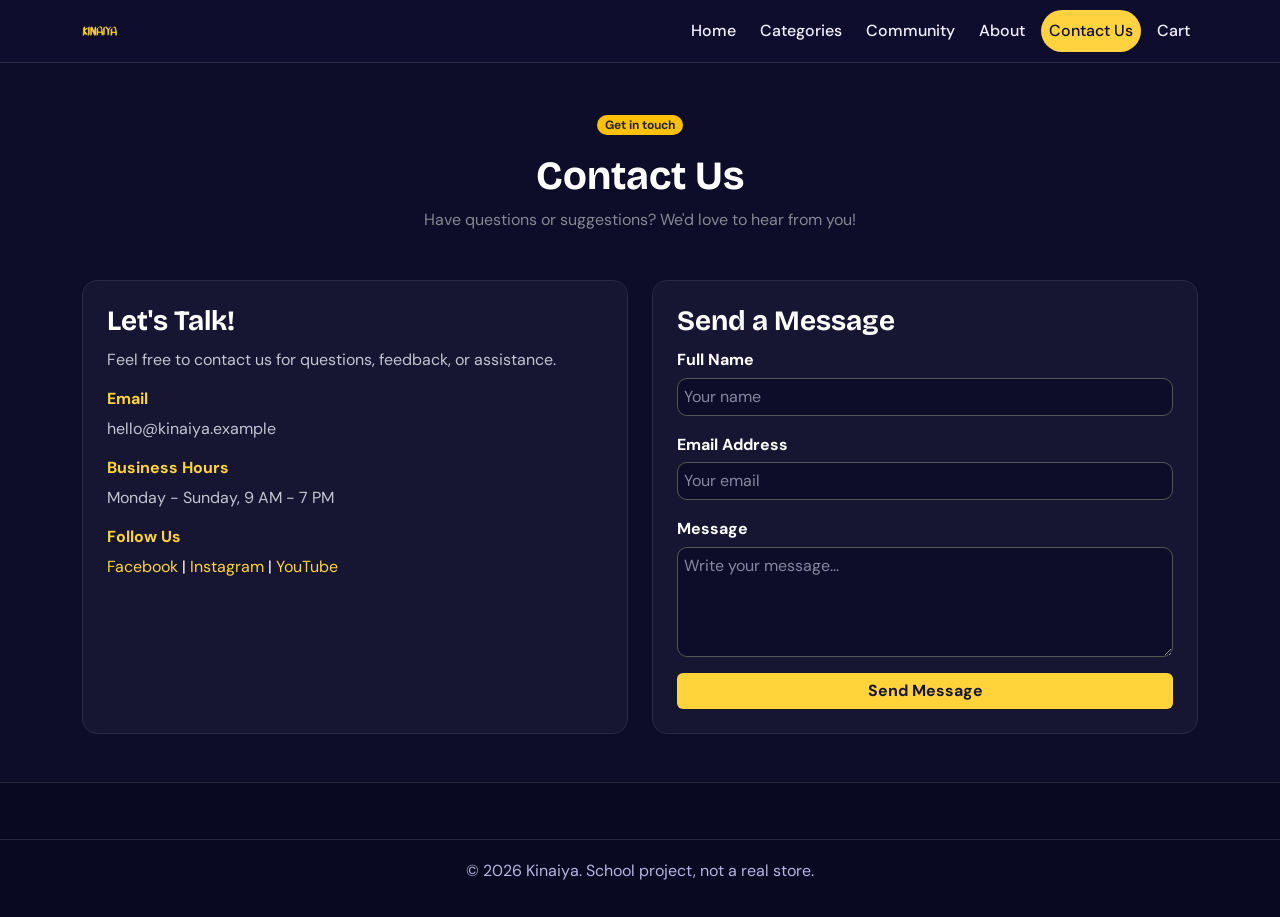
<file: contact us.html>
<!DOCTYPE html>
<html lang="en">
<head>
  <meta charset="UTF-8">
  <meta name="viewport" content="width=device-width, initial-scale=1.0">
  <title>Kinaiya | Contact Us</title>
  <link rel="preconnect" href="https://fonts.googleapis.com">
  <link rel="preconnect" href="https://fonts.gstatic.com" crossorigin>
  <link href="https://fonts.googleapis.com/css2?family=Bricolage+Grotesque:wght@600;800&family=DM+Sans:wght@400;500;700&display=swap" rel="stylesheet">
  <link href="https://cdn.jsdelivr.net/npm/bootstrap@5.3.3/dist/css/bootstrap.min.css" rel="stylesheet">
  <link rel="stylesheet" href="css/main-style.css">
  <link rel="stylesheet" href="css/contact-style.css">
</head>
<body>

<header class="site-header">
  <nav class="navbar navbar-expand-lg navbar-dark">
    <div class="container">
      <a class="navbar-brand brand" href="index.html">
        <img src="images/logo.png" height="40" alt="Kinaiya">
      </a>
      <button class="navbar-toggler" type="button" data-bs-toggle="collapse" data-bs-target="#nav">
        <span class="navbar-toggler-icon"></span>
      </button>
      <div class="collapse navbar-collapse" id="nav">
        <ul class="navbar-nav ms-auto align-items-lg-center gap-lg-2">
          <li class="nav-item"><a class="nav-link" href="index.html">Home</a></li>
          <li class="nav-item"><a class="nav-link" href="categories.html">Categories</a></li>
          <li class="nav-item"><a class="nav-link" href="community.html">Community</a></li>
          <li class="nav-item"><a class="nav-link" href="about us.html">About</a></li>
          <li class="nav-item"><a class="nav-link active" href="contact us.html">Contact Us</a></li>
          <li class="nav-item"><a class="nav-link" href="cart.html">Cart</a></li>
        </ul>
      </div>
    </div>
  </nav>
</header>

<main class="container py-5">
  <div class="text-center mb-5">
    <span class="badge rounded-pill bg-warning text-dark">Get in touch</span>
    <h1 class="fw-bold mt-3">Contact Us</h1>
    <p class="text-white-50">Have questions or suggestions? We'd love to hear from you!</p>
  </div>

  <div class="row g-4">
    <div class="col-md-6">
      <div class="contact-card p-4 h-100">
        <h3>Let's Talk!</h3>
        <p>Feel free to contact us for questions, feedback, or assistance.</p>
        <h6>Email</h6>
        <p>hello@kinaiya.example</p>
        <h6>Business Hours</h6>
        <p>Monday - Sunday, 9 AM - 7 PM</p>
        <h6>Follow Us</h6>
        <a href="https://facebook.com/">Facebook</a> |
        <a href="https://instagram.com/">Instagram</a> |
        <a href="https://youtube.com/">YouTube</a>
      </div>
    </div>

    <div class="col-md-6">
      <div class="contact-card p-4">
        <h3>Send a Message</h3>
        <form id="contactForm">
          <div class="mb-3">
            <label for="name" class="form-label">Full Name</label>
            <input type="text" id="name" class="form-control" placeholder="Your name" required>
          </div>
          <div class="mb-3">
            <label for="email" class="form-label">Email Address</label>
            <input type="email" id="email" class="form-control" placeholder="Your email" required>
          </div>
          <div class="mb-3">
            <label for="message" class="form-label">Message</label>
            <textarea id="message" class="form-control" rows="4" placeholder="Write your message..." required></textarea>
          </div>
          <button type="submit" class="btn btn-sun w-100">Send Message</button>
          <p id="response" class="text-warning mt-3" style="display:none;">Thank you! Your message has been received.</p>
        </form>
      </div>
    </div>
  </div>
</main>

<footer class="site-footer text-center py-3">
  <p class="copyright">&copy; 2026 Kinaiya. School project, not a real store.</p>
</footer>

<script src="https://cdn.jsdelivr.net/npm/bootstrap@5.3.3/dist/js/bootstrap.bundle.min.js"></script>
<script>
  document.getElementById('contactForm').addEventListener('submit', function(e) {
    e.preventDefault();
    document.getElementById('response').style.display = 'block';
    this.reset();
  });
</script>

</body>
</html>
</file>
<file: css/main-style.css>
/* Kinaiya: main stylesheet (shared + responsive styles for Homepage and Categories)
   Dark night palette with sun, tomato, and teal accents. Edit the colors in :root. */

:root {
  --night: #100e2f;
  --night-2: #1a1747;
  --night-3: #252061;
  --sun: #ffd23f;
  --sun-dark: #e8b90f;
  --tomato: #ff5a5f;
  --teal: #3dd6c0;
  --text: #f3f0ff;
  --muted: #b9b4e0;
  --radius: 16px;
  --border: rgba(255, 255, 255, .12);
}

*, *::before, *::after { box-sizing: border-box; }

body {
  font-family: 'DM Sans', system-ui, sans-serif;
  background-color: var(--night);
  color: var(--text);
  margin: 0;
  line-height: 1.6;
}
h1, h2, h3, h4, .brand {
  color: inherit;
  font-family: 'Bricolage Grotesque', 'DM Sans', sans-serif;
  line-height: 1.15;
}
a { color: var(--sun); }
a:hover { color: #fff; }
img { max-width: 100%; height: auto; }

/* Visible keyboard focus everywhere */
a:focus-visible, button:focus-visible, input:focus-visible, select:focus-visible,
.btn:focus-visible {
  outline: 3px solid var(--teal);
  outline-offset: 3px;
  box-shadow: none;
}
.skip-link {
  position: absolute;
  left: 12px; top: -60px;
  background: var(--sun);
  color: var(--night);
  padding: 8px 16px;
  border-radius: 8px;
  z-index: 2000;
  font-weight: 700;
}
.skip-link:focus { top: 12px; color: var(--night); }

/* ---------- Buttons ---------- */
.btn-sun {
  background-color: var(--sun);
  color: var(--night);
  font-weight: 700;
  border: 0;
}
.btn-sun:hover, .btn-sun:active { background-color: var(--sun-dark); color: var(--night); }
.btn-outline-sun {
  border: 2px solid var(--sun);
  color: var(--sun);
  font-weight: 700;
  background: transparent;
}
.btn-outline-sun:hover { background-color: var(--sun); color: var(--night); }

/* ---------- Header / nav ---------- */
.site-header {
  background-color: rgba(16, 14, 47, .96);
  border-bottom: 1px solid var(--border);
  position: sticky;
  top: 0;
  z-index: 1030;
  backdrop-filter: blur(8px);
}
.brand {
  font-size: 1.45rem;
  font-weight: 800;
  color: var(--sun);
  text-decoration: none;
}
.navbar-brand.brand:hover, .navbar-brand.brand:focus { color: #fff; }
.site-header .nav-link { color: var(--text); font-weight: 500; padding: .5rem .9rem; border-radius: 999px; }
.site-header .nav-link:hover { color: var(--sun); }
.site-header .nav-link.active { color: var(--night); background: var(--sun); }
.cart-count {
  display: inline-block;
  min-width: 22px;
  padding: 0 6px;
  border-radius: 999px;
  background: var(--tomato);
  color: #fff;
  font-size: .78rem;
  font-weight: 700;
  text-align: center;
  line-height: 22px;
}
.navbar-toggler { border-color: var(--border); }

.brand img { height: 36px; width: auto; }

/* ---------- Hero carousel ---------- */
/* To use a banner image on a slide, put it in images/ and add
   url('../images/your-banner.jpg') as a layer before the gradient fallback. */
.carousel-item { min-height: 540px; background-size: cover; background-position: center; }
.slide-content {
  display: flex;
  flex-direction: column;
  align-items: flex-start;
  justify-content: center;
  min-height: 540px;
  color: #fff;
}
.slide-content h1, .slide-content h2 {
  font-size: clamp(2.2rem, 5.5vw, 4rem);
  font-weight: 800;
  margin-bottom: 1rem;
}
.slide-tag {
  display: inline-block;
  background: var(--sun);
  color: var(--night);
  font-weight: 700;
  font-size: .9rem;
  padding: 2px 14px;
  border-radius: 999px;
  margin-bottom: 1rem;
}
.slide-text { font-size: 1.2rem; margin-bottom: 1.6rem; max-width: 560px; }
.slide-content h1, .slide-content h2 { max-width: 760px; }
.slide-horror    { background-image: linear-gradient(90deg, rgba(16,14,47,.92), rgba(16,14,47,.2)), url('../images/horror/eskinita.jpg'), linear-gradient(135deg, #0d4a52, #04141f); }
.slide-adventure { background-image: linear-gradient(90deg, rgba(16,14,47,.92), rgba(16,14,47,.2)), url('../images/adventure/until_then.jpg'), linear-gradient(135deg, #e8643c, #2b1250); }
.slide-survival  { background-image: linear-gradient(90deg, rgba(16,14,47,.92), rgba(16,14,47,.2)), url('../images/survival/strandead.jpg'), linear-gradient(135deg, #1f7a5a, #0b1f2e); }
.carousel-control-prev, .carousel-control-next { width: 8%; }

/* ---------- Sections ---------- */
.section { padding: 72px 0; }
.section-alt { background-color: var(--night-2); }
.section-title {
  font-size: clamp(1.8rem, 3.5vw, 2.6rem);
  font-weight: 800;
  margin-bottom: .5rem;
}
.section-sub { color: var(--muted); margin-bottom: 2rem; }
.section-head {
  display: flex;
  justify-content: space-between;
  align-items: flex-end;
  flex-wrap: wrap;
  gap: 12px;
}
.page-hero {
  padding: 56px 0 40px;
  background: linear-gradient(120deg, var(--night-3), var(--night));
  border-bottom: 1px solid var(--border);
}
.page-hero h1 { font-size: clamp(2rem, 4.5vw, 3rem); font-weight: 800; margin-bottom: .4rem; }
.page-hero p { color: var(--muted); margin: 0; font-size: 1.1rem; }

/* ---------- Genre tiles ---------- */
.genre-grid {
  display: grid;
  grid-template-columns: repeat(5, 1fr);
  gap: 18px;
}
.genre-tile {
  position: relative;
  display: flex;
  flex-direction: column;
  justify-content: flex-end;
  min-height: 220px;
  padding: 16px;
  border-radius: var(--radius);
  overflow: hidden;
  color: #fff;
  text-decoration: none;
  isolation: isolate;
  transition: transform .2s;
}
.genre-tile img {
  position: absolute; inset: 0;
  width: 100%; height: 100%;
  object-fit: cover;
  z-index: -2;
  transition: transform .4s;
}
.genre-tile::after {
  content: "";
  position: absolute; inset: 0;
  background: linear-gradient(to top, rgba(16,14,47,.92), rgba(16,14,47,.1) 75%);
  z-index: -1;
}
.genre-tile:hover { transform: translateY(-4px); color: #fff; }
.genre-tile:hover img { transform: scale(1.06); }
.genre-name { font-family: 'Bricolage Grotesque', sans-serif; font-weight: 800; font-size: 1.4rem; }
.genre-sub { font-size: .9rem; color: #e1ddff; }

/* ---------- Game cards ---------- */
.game-item {
  display: flex;
  flex-direction: column;
  height: 100%;
  background: var(--night-3);
  border: 1px solid var(--border);
  border-radius: var(--radius);
  overflow: hidden;
  transition: transform .2s, border-color .2s;
}
.section-alt .game-item { background: var(--night); }
.game-item:hover { transform: translateY(-4px); border-color: rgba(255, 210, 63, .5); }
.game-item-img { display: block; aspect-ratio: 16 / 10; overflow: hidden; background: var(--night-2); }
.game-item-img img { width: 100%; height: 100%; object-fit: cover; display: block; }
.game-item-body { display: flex; flex-direction: column; flex: 1; padding: 16px; }
.game-item-body h3 { font-size: 1.2rem; font-weight: 800; margin: 8px 0 4px; }
.game-desc { color: var(--muted); font-size: .95rem; margin: 0 0 14px; }
.genre-pill {
  align-self: flex-start;
  display: inline-block;
  background: rgba(61, 214, 192, .16);
  color: var(--teal);
  border: 1px solid rgba(61, 214, 192, .4);
  font-size: .8rem;
  font-weight: 700;
  padding: 1px 12px;
  border-radius: 999px;
}
.game-item-foot { display: flex; align-items: center; justify-content: space-between; gap: 8px; margin-top: auto; }
.price { font-size: 1.25rem; font-weight: 700; margin: 0; }

/* ---------- Promo banner ---------- */
.deal-banner {
  display: flex;
  justify-content: space-between;
  align-items: center;
  gap: 24px;
  background-image: linear-gradient(120deg, var(--night-3), #6b2a52 60%, var(--tomato));
  border: 1px solid var(--border);
  padding: 44px;
  border-radius: var(--radius);
}
.deal-banner h2 { font-weight: 800; font-size: clamp(1.6rem, 3vw, 2.4rem); }
.deal-banner p { margin: 0; max-width: 560px; }
.deal-banner .slide-tag { margin-bottom: .8rem; }

/* ---------- Filter bar (Categories page) ---------- */
.form-control, .form-select {
  background-color: var(--night);
  color: var(--text);
  border: 1px solid rgba(255,255,255,.25);
  border-radius: 10px;
  padding: .6rem .85rem;
}
.form-control::placeholder { color: #8f8ac0; }
.form-control:focus, .form-select:focus {
  background-color: var(--night);
  color: var(--text);
  border-color: var(--sun);
  box-shadow: 0 0 0 3px rgba(255, 210, 63, .3);
}
.form-select { --bs-form-select-bg-img: url("data:image/svg+xml,%3csvg xmlns='http://www.w3.org/2000/svg' viewBox='0 0 16 16'%3e%3cpath fill='none' stroke='%23ffd23f' stroke-linecap='round' stroke-linejoin='round' stroke-width='2' d='m2 5 6 6 6-6'/%3e%3c/svg%3e"); }
.form-select option { background: var(--night); color: var(--text); }
.form-label { font-weight: 700; margin-bottom: .3rem; }

.filter-bar {
  display: grid;
  grid-template-columns: 2fr 1fr 1fr auto;
  gap: 16px;
  align-items: end;
  background: var(--night-2);
  border: 1px solid var(--border);
  padding: 20px;
  border-radius: var(--radius);
  margin-bottom: 20px;
}
.result-count { color: var(--muted); margin-bottom: 16px; }
.empty-state {
  text-align: center;
  padding: 64px 20px;
  background: var(--night-2);
  border: 2px dashed var(--border);
  border-radius: var(--radius);
}

/* ---------- Footer ---------- */
.site-footer { background-color: #0a0922; color: var(--muted); padding-top: 56px; border-top: 1px solid var(--border); }
.footer-grid { display: grid; grid-template-columns: 2fr 1fr 1.5fr 1fr; gap: 32px; }
.site-footer h3 { font-size: 1.05rem; color: #fff; margin-bottom: 12px; font-weight: 800; }
.site-footer ul { list-style: none; padding: 0; margin: 0; }
.site-footer li { margin-bottom: 6px; }
.site-footer a { color: var(--sun); text-decoration: none; }
.site-footer a:hover { color: #fff; text-decoration: underline; }
.proto-note { font-size: .85rem; }
.copyright { text-align: center; margin: 40px 0 0; padding: 18px 12px; border-top: 1px solid var(--border); }

/* ---------- Toast ---------- */
.toast-msg {
  position: fixed;
  left: 50%;
  bottom: 24px;
  transform: translate(-50%, 30px);
  background: var(--sun);
  color: var(--night);
  font-weight: 700;
  padding: 12px 22px;
  border-radius: 999px;
  box-shadow: 0 8px 24px rgba(0,0,0,.4);
  opacity: 0;
  pointer-events: none;
  transition: opacity .25s, transform .25s;
  z-index: 2000;
  max-width: calc(100vw - 32px);
  text-align: center;
}
.toast-msg.show { opacity: 1; transform: translate(-50%, 0); }

/* ---------- Responsive ---------- */
@media (max-width: 1199px) {
  .genre-grid { grid-template-columns: repeat(3, 1fr); }
  .filter-bar { grid-template-columns: 1fr 1fr 1fr; }
  .filter-search { grid-column: 1 / -1; }
}
@media (max-width: 991px) {
  .footer-grid { grid-template-columns: 1fr 1fr; }
  .site-header .nav-link { border-radius: 8px; }
}
@media (max-width: 767px) {
  .genre-grid { grid-template-columns: repeat(2, 1fr); }
  .filter-bar { grid-template-columns: 1fr 1fr; }
  .carousel-item, .slide-content { min-height: 460px; }
  .section { padding: 52px 0; }
  .deal-banner { flex-direction: column; align-items: flex-start; padding: 28px; }
  .carousel-control-prev, .carousel-control-next { display: none; }
}
@media (max-width: 480px) {
  .genre-grid { gap: 12px; }
  .genre-tile { min-height: 150px; padding: 12px; }
  .genre-name { font-size: 1.15rem; }
  .genre-sub { display: none; }
  .filter-bar { grid-template-columns: 1fr; }
  .footer-grid { grid-template-columns: 1fr; }
  .game-item-foot { flex-wrap: wrap; }
}
@media (prefers-reduced-motion: reduce) {
  * { transition: none !important; scroll-behavior: auto !important; }
}
</file>
<file: css/about-style.css>
body {
  background-color: #0e0d29;
  color: white;
}

.about-card {
  background-color: #171632;
  border: 1px solid #292747;
  border-radius: 15px;
}

.about-card h2 {
  color: #ffd43b;
  font-weight: bold;
  margin-bottom: 15px;
}

.about-card p {
  color: #c5c4d4;
  line-height: 1.8;
}

.btn-sun {
  background-color: #ffd43b;
  color: #171632;
  font-weight: bold;
  border: none;
  padding: 12px 25px;
  border-radius: 8px;
}

.btn-sun:hover {
  background-color: #f0bd20;
  color: #171632;
}

@media (max-width: 768px) {
  .about-card {
    padding: 20px !important;
  }
}
</file>
<file: css/cart.css>
.cart-wrapper {
  width: 100%;
  max-width: 720px;
  margin: 40px auto;
  background-color: var(--night-2);
  border: 1px solid var(--border);
  border-radius: var(--radius);
  padding: 28px;
}

.cart-header {
  display: flex;
  justify-content: space-between;
  align-items: center;
  margin-bottom: 22px;
  padding-bottom: 14px;
  border-bottom: 1px solid var(--border);
}

.cart-title {
  font-size: 1.5rem;
  font-weight: 800;
}

.badge {
  background-color: var(--sun);
  color: var(--night);
  font-size: 0.85rem;
  padding: 6px 12px;
  border-radius: 999px;
  font-weight: 700;
}

.cart-items {
  display: flex;
  flex-direction: column;
  gap: 14px;
}

.item-card {
  display: grid;
  grid-template-columns: 72px 1fr auto;
  gap: 16px;
  align-items: center;
  background-color: var(--night-3);
  border: 1px solid var(--border);
  border-radius: var(--radius);
  padding: 14px;
  transition: transform .2s, border-color .2s;
}

.item-card:hover {
  transform: translateY(-3px);
  border-color: rgba(255, 210, 63, .5);
}

.thumb {
  width: 72px;
  height: 72px;
  overflow: hidden;
  border-radius: 12px;
  border: 1px solid var(--border);
  background-color: var(--night);
}

.thumb img {
  width: 100%;
  height: 100%;
  object-fit: cover;
  display: block;
}

.item-name {
  color: var(--text);
  font-weight: 700;
  font-size: 1.05rem;
}

.item-meta {
  color: var(--muted);
  font-size: .85rem;
  margin-top: 4px;
}

.item-price {
  color: var(--sun);
  font-weight: 700;
  margin-top: 6px;
}

.controls {
  display: flex;
  flex-direction: column;
  align-items: flex-end;
  gap: 8px;
}

.qty-box {
  display: flex;
  align-items: center;
  gap: 8px;
  background-color: var(--night);
  border: 1px solid var(--border);
  border-radius: 999px;
  padding: 5px 10px;
}

.qty-btn {
  width: 28px;
  height: 28px;
  border: none;
  border-radius: 50%;
  background-color: var(--sun);
  color: var(--night);
  font-weight: 700;
  cursor: pointer;
  transition: background-color .2s;
}

.qty-btn:hover {
  background-color: var(--sun-dark);
}

.qty-num {
  min-width: 20px;
  text-align: center;
  color: var(--text);
  font-weight: 700;
}

.remove-btn {
  background: none;
  border: none;
  color: var(--muted);
  text-decoration: underline;
  cursor: pointer;
  font-size: .85rem;
}

.remove-btn:hover {
  color: var(--sun);
}

.summary {
  margin-top: 24px;
  background-color: var(--night-3);
  border: 1px solid var(--border);
  border-radius: var(--radius);
  padding: 18px;
}

.summary-row {
  display: flex;
  justify-content: space-between;
  margin-bottom: 10px;
  color: var(--muted);
}

.summary-total {
  display: flex;
  justify-content: space-between;
  border-top: 1px solid var(--border);
  padding-top: 12px;
  margin-top: 12px;
  font-size: 1.2rem;
  font-weight: 700;
  color: var(--text);
}

.checkout-btn {
  width: 100%;
  margin-top: 18px;
  padding: 12px;
  border: none;
  border-radius: 10px;
  background-color: var(--sun);
  color: var(--night);
  font-weight: 700;
  font-size: 1rem;
  cursor: pointer;
  transition: background-color .2s;
}

.checkout-btn:hover {
  background-color: var(--sun-dark);
}

.empty-state {
  text-align: center;
  padding: 48px 20px;
  color: var(--muted);
}

.empty-emoji {
  font-size: 3rem;
  margin-bottom: 10px;
}

@media (max-width: 520px) {
  .item-card {
    grid-template-columns: 58px 1fr;
  }

  .thumb {
    width: 58px;
    height: 58px;
  }

  .controls {
    grid-column: 1 / -1;
    flex-direction: row;
    justify-content: space-between;
    align-items: center;
    margin-top: 10px;
  }
.controls {
    display: flex;
    flex-direction: column;
    align-items: center;
    gap: 12px;
    min-width: 120px;
}
.remove-btn {
    display: block;
    width: 100%;

    background: var(--tomato);
    color: white;

    border: none;
    border-radius: 8px;

    padding: 10px 16px;
    cursor: pointer;
    font-weight: 700;
}
  .qty-box {
    padding: 4px 8px;
  }
}
</file>
<file: css/contact-style.css>
body {
  background-color: #0e0d29;
  color: white;
}

.contact-card {
  background-color: #171632;
  border: 1px solid #292747;
  border-radius: 15px;
}

.contact-card h3 {
  font-weight: bold;
  margin-bottom: 10px;
}

.contact-card h6 {
  color: #ffd43b;
  margin-top: 15px;
  font-weight: bold;
}

.contact-card p {
  color: #c5c4d4;
}

.contact-card a {
  color: #ffd43b;
  text-decoration: none;
}

.contact-card a:hover {
  text-decoration: underline;
}

.form-label {
  color: white;
}

.form-control {
  background-color: #0e0d29;
  color: white;
  border: 1px solid #555;
  padding: 6px;
}

.form-control:focus {
  background-color: #0e0d29;
  color: white;
  border-color: #ffd43b;
  box-shadow: none;
}

.form-control::placeholder {
  color: #88869f;
}

.btn-sun {
  background-color: #ffd43b;
  color: #171632;
  font-weight: bold;
  border: none;
  padding: 6px;
}
</file>
